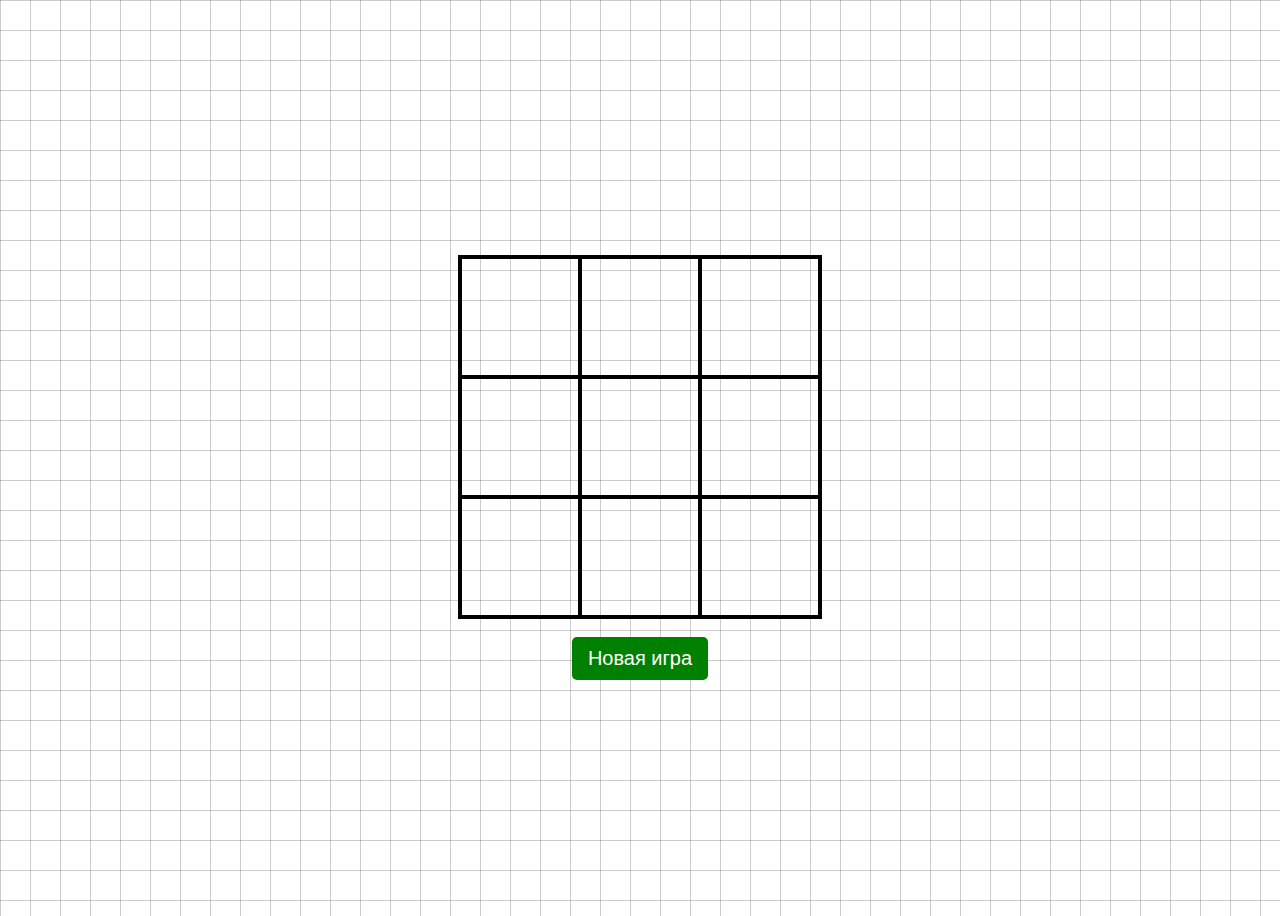
<file: lecture1/index.html>
<!DOCTYPE html>
<html lang="ru">

<head>
    <meta charset="UTF-8">
    <meta name="viewport" content="width=device-width, initial-scale=1.0">
    <link rel="stylesheet" href="style.css">
    <title>Крестики-нолики</title>
</head>

<body>
    <div class="res"></div>
    <div class="game"> <!-- .game + enter - создаётся div с классом game -->
        <div class="field"> <!-- .field*9 создалось 9 div-ов с классом field -->
            <!-- <svg class="circle">  r - радиус; cx - смещение по оси x; cy - смещение по оси y; stroke - граница (рамка) 
                <circle r="45" cx="58" cy="58" 
                stroke="blue" stroke-width="10" 
                fill="none"/>
            </svg> -->
            <!-- <svg class="cross">
                <line class="first" 
                x1="15" y1="15"
                x2="105" y2="105"
                stroke="red"
                stroke-width="10" 
                stroke-linecap="round"/> stroke-linecap - скругляет концы линии

                <line class="second" 
                x1="105" y1="15"
                x2="15" y2="105"
                stroke="red"
                stroke-width="10" 
                stroke-linecap="round"/>
            </svg> -->
        </div>
        <div class="field"></div>
        <div class="field"></div>
        <div class="field"></div>
        <div class="field"></div>
        <div class="field"></div>
        <div class="field"></div>
        <div class="field"></div>
        <div class="field"></div>
    </div>
    <button class="new-game">Новая игра</button>
</body>
<script src="index.js"></script>
</html>
</file>
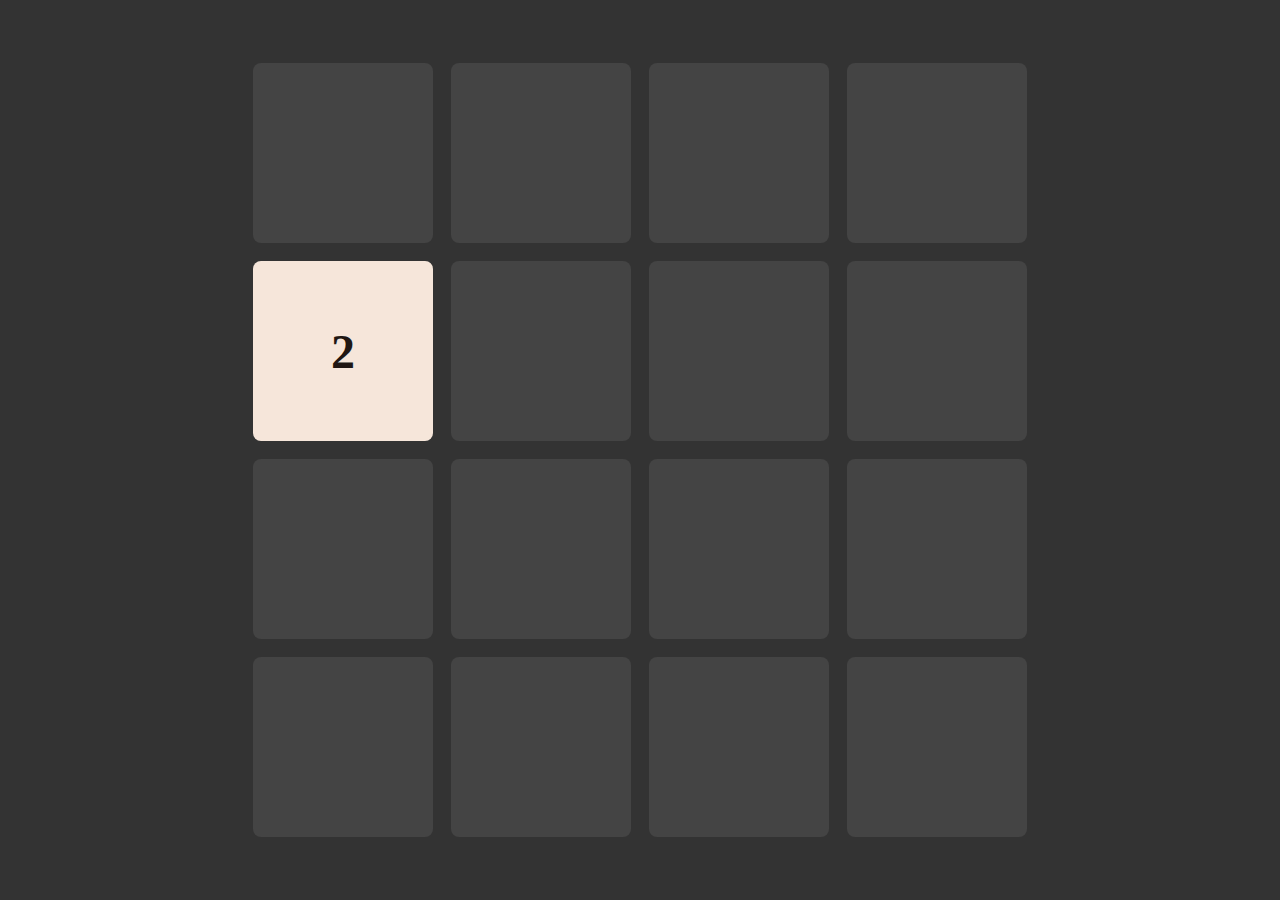
<file: lecture2/index.html>
<!DOCTYPE html>
<html lang="ru">

<head>
    <meta charset="UTF-8">
    <!-- <meta http-equiv="X-UA-Compatible" content="IE=edge"> -->
    <meta name="viewport" content="width=device-width, initial-scale=1.0">
    <link rel="stylesheet" href="style.css">
    <title>2048</title>
</head>

<body>
    <div class="game-board">

    </div>
</body>
<script defer src="app.js" type="module"></script>
<!-- type="module" нужен, чтобы мы могли импортировать, экспортировать js файл -->
</html>
</file>
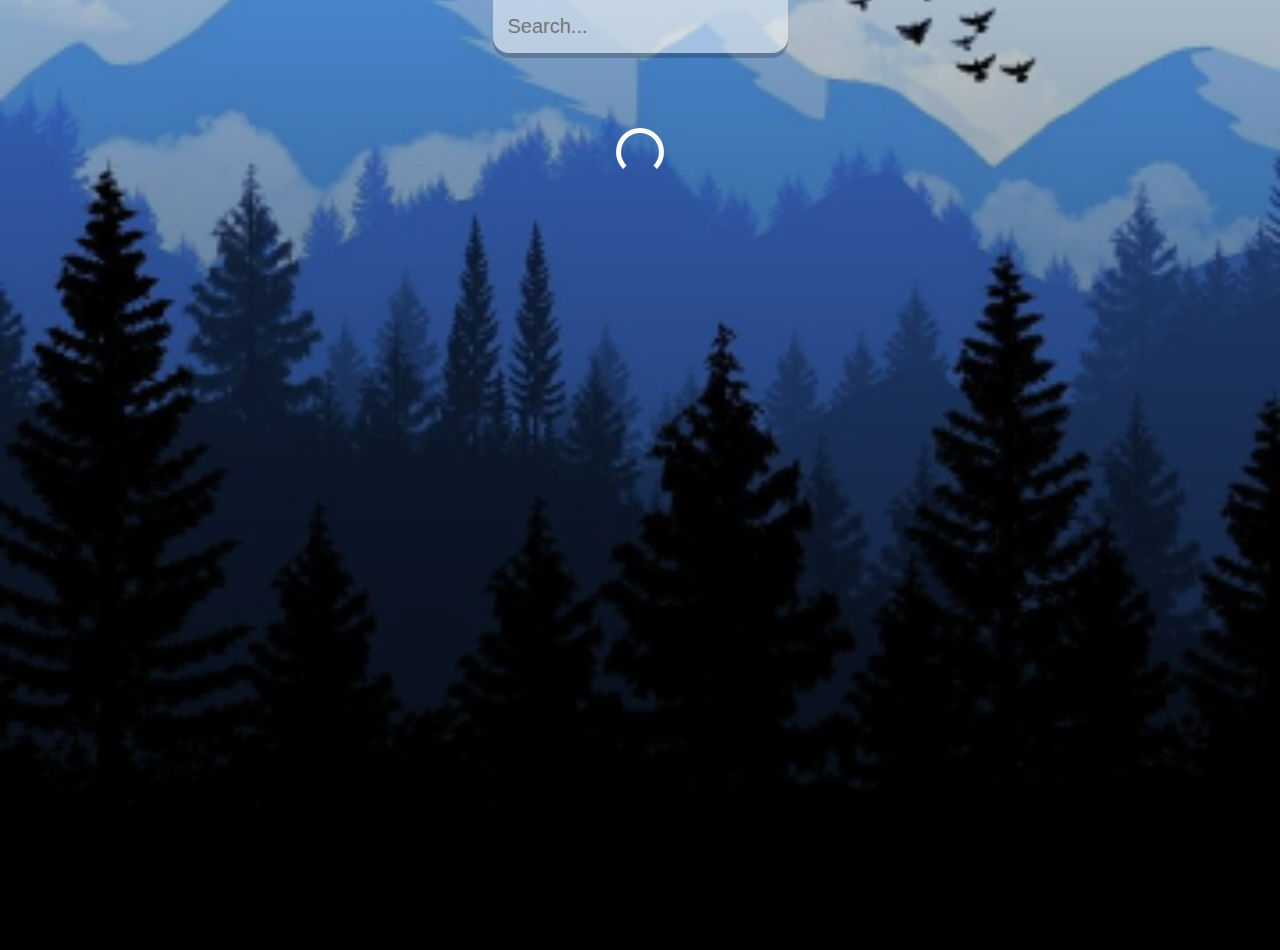
<file: lecture3/index.html>
<!DOCTYPE html>
<html lang="ru">
<head>
    <meta charset="UTF-8">
    <meta name="viewport" content="width=device-width, initial-scale=1.0">
    <link rel="stylesheet" href="style.css">
    <title>Weather</title>
</head>
<body>
    <div class="app">
        <main>
            <div class="search-box">
                <input type="text" placeholder="Search..." class="searchbar">
            </div>
            <div class="location-container">
            </div>
        </main>
    </div>
</body>
<script defer src="main.js"></script>
</html>
</file>
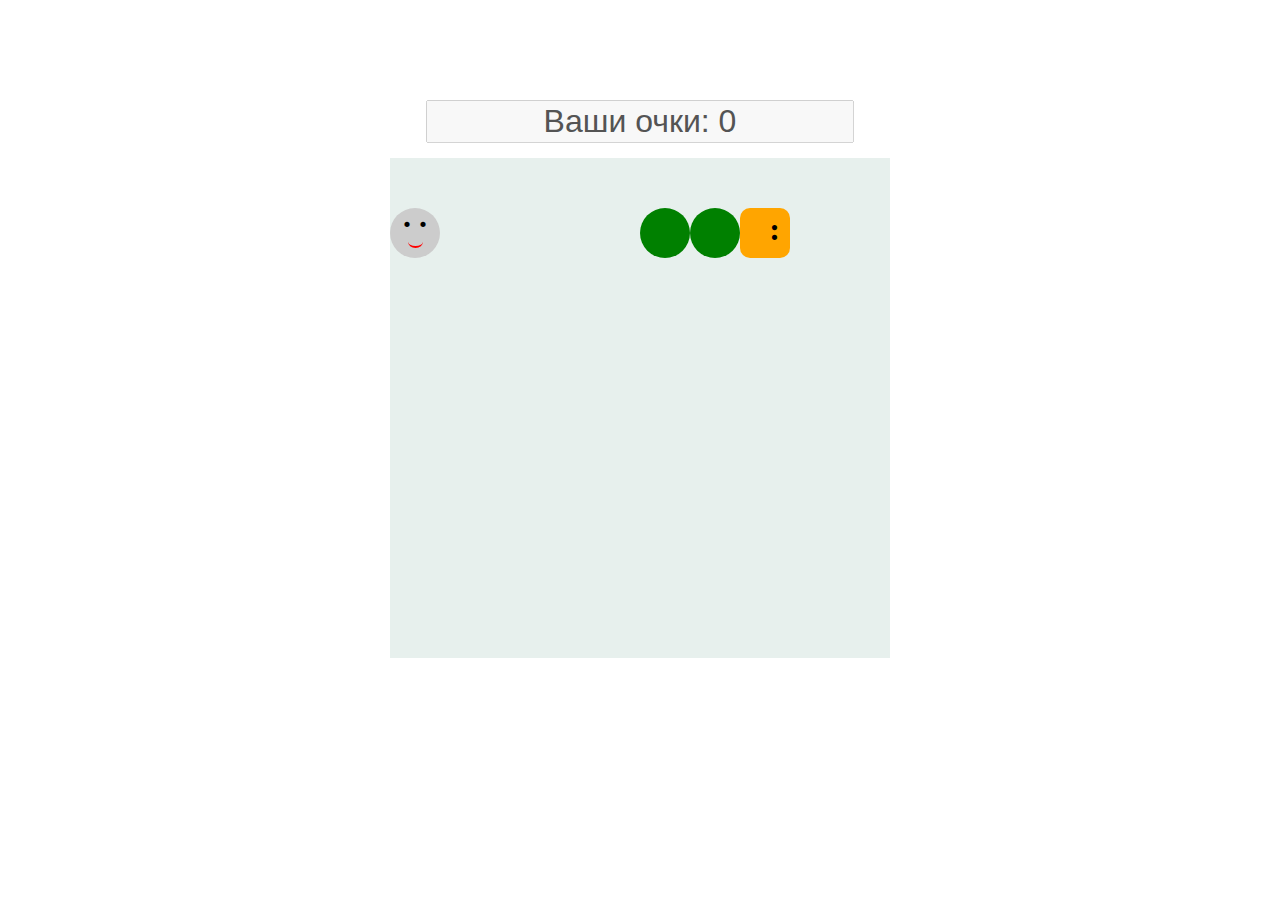
<file: lecture5/index.html>
<!DOCTYPE html>
<html lang="ru">
    <head>
        <meta charset="UTF-8" />
        <meta name="viewport" content="width=device-width, initial-scale=1.0" />
        <link rel="stylesheet" href="style.css" />
        <title>Змейка</title>
    </head>
    <body></body>
    <script src="script.js"></script>
</html>
</file>
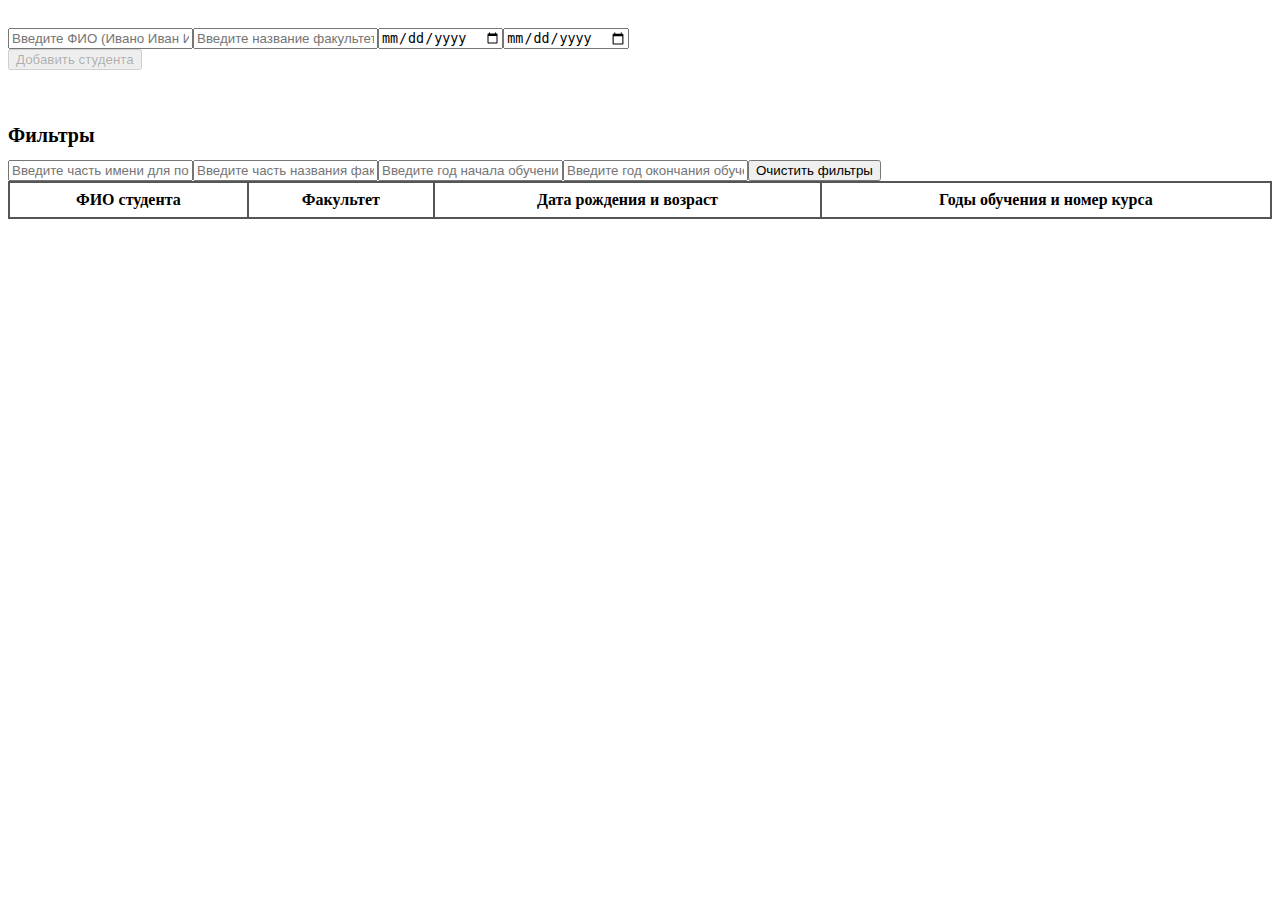
<file: module10/index.html>
<!DOCTYPE html>
<html lang="ru">
<head>
    <title>Таблица студентов</title>
    <meta charset="UTF-8">
    <meta name="viewport" content="width=device-width, initial-scale=1.0, strink-to-fit=no">
    <link
        rel="stylesheet" 
        href="https://cdn.jsdelivr.net/npm/bootstrap@4.5.3/dist/css/bootstrap.min.css" 
        integrity="sha384-TX8t27EcRE3e/ihU7zmQxVncDAy5uIKz4rEkgIXeMed4M0jlfIDPvg6uqKI2xXr2" 
        crossorigin="anonymous">
    <link rel="stylesheet" href="./index.css">
    <script defer src="./index.js"></script>
</head>
<body>
    <div id="input-form" class="input-form"></div>
    <div id="filter-form" class="filter-form">
        <h1>Фильтры</h1>
    </div>
    <div class="student-table">
        <table border="1">
            <thead>
                <tr>
                    <th class="data-sort">ФИО студента</th>
                    <th class="data-sort">Факультет</th>
                    <th class="data-sort">Дата рождения и возраст</th>
                    <th class="data-sort">Годы обучения и номер курса</th>
                </tr>
            </thead>
            <tbody id="table-body" class="table-body">

            </tbody>
        </table>
    </div>
</body>
</html>
</file>
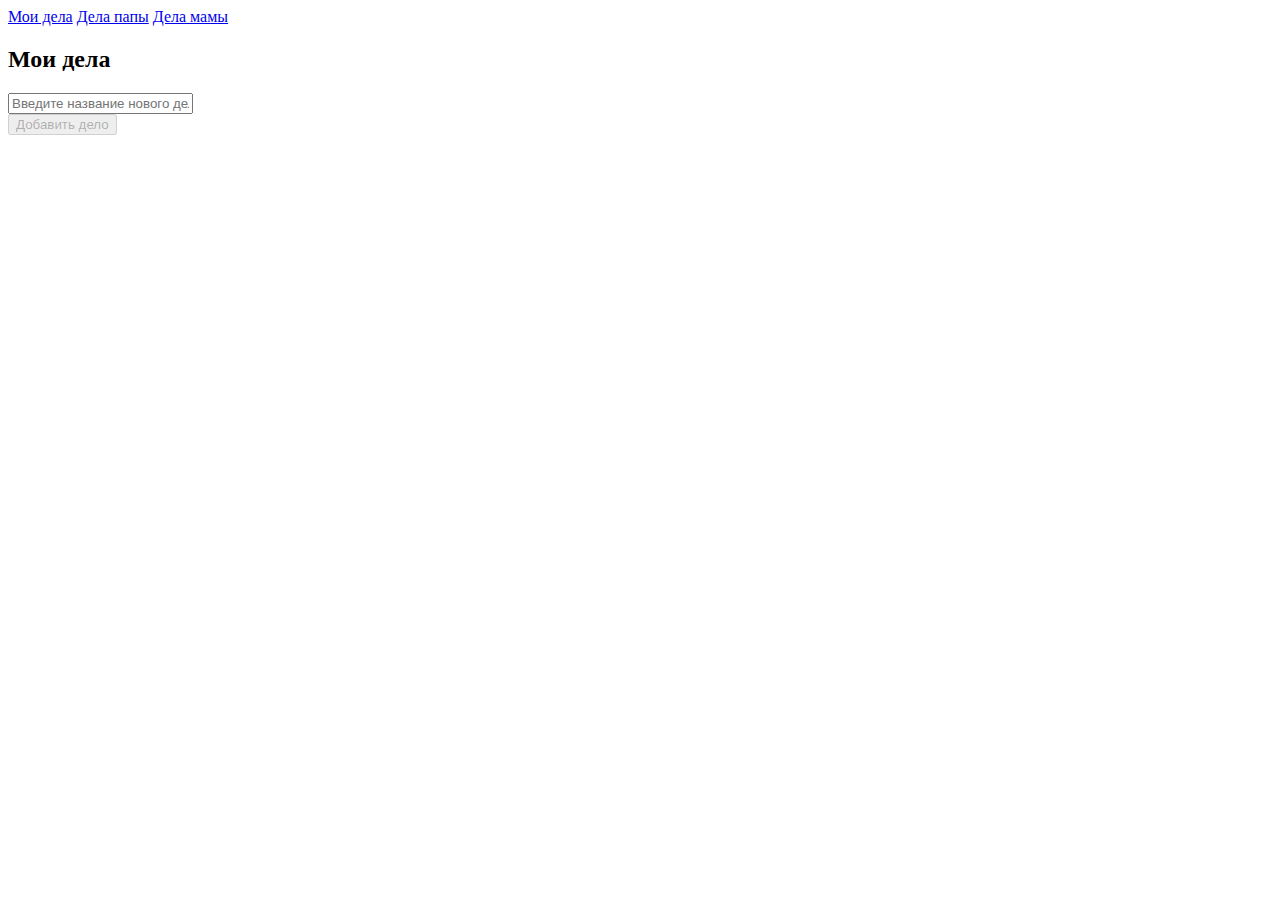
<file: module8/index.html>
<!DOCTYPE html>
<html lang="ru">
<head>
    <title>TODO</title>
    <meta charset="UTF-8">
    <meta name="viewport" content="width=device-width, initial-scale=1.0, strink-to-fit=no">
    <link
        rel="stylesheet" 
        href="https://cdn.jsdelivr.net/npm/bootstrap@4.5.3/dist/css/bootstrap.min.css" 
        integrity="sha384-TX8t27EcRE3e/ihU7zmQxVncDAy5uIKz4rEkgIXeMed4M0jlfIDPvg6uqKI2xXr2" 
        crossorigin="anonymous">
    <script defer src="./todo-app.js"></script>
    <script>
        document.addEventListener('DOMContentLoaded', function() {
            createTodoApp(document.getElementById('todo-app'), 'my', 'Мои дела');
        });
    </script>
</head>
<body>
    <div class="container mb-5">
        <nav class="nav">
            <a class="nav-link" href="index.html">Мои дела</a>
            <a class="nav-link" href="dad.html">Дела папы</a>
            <a class="nav-link" href="mom.html">Дела мамы</a>
        </nav>
    </div>
    <div id="todo-app" class="container"></div>
</body>
</html>
</file>
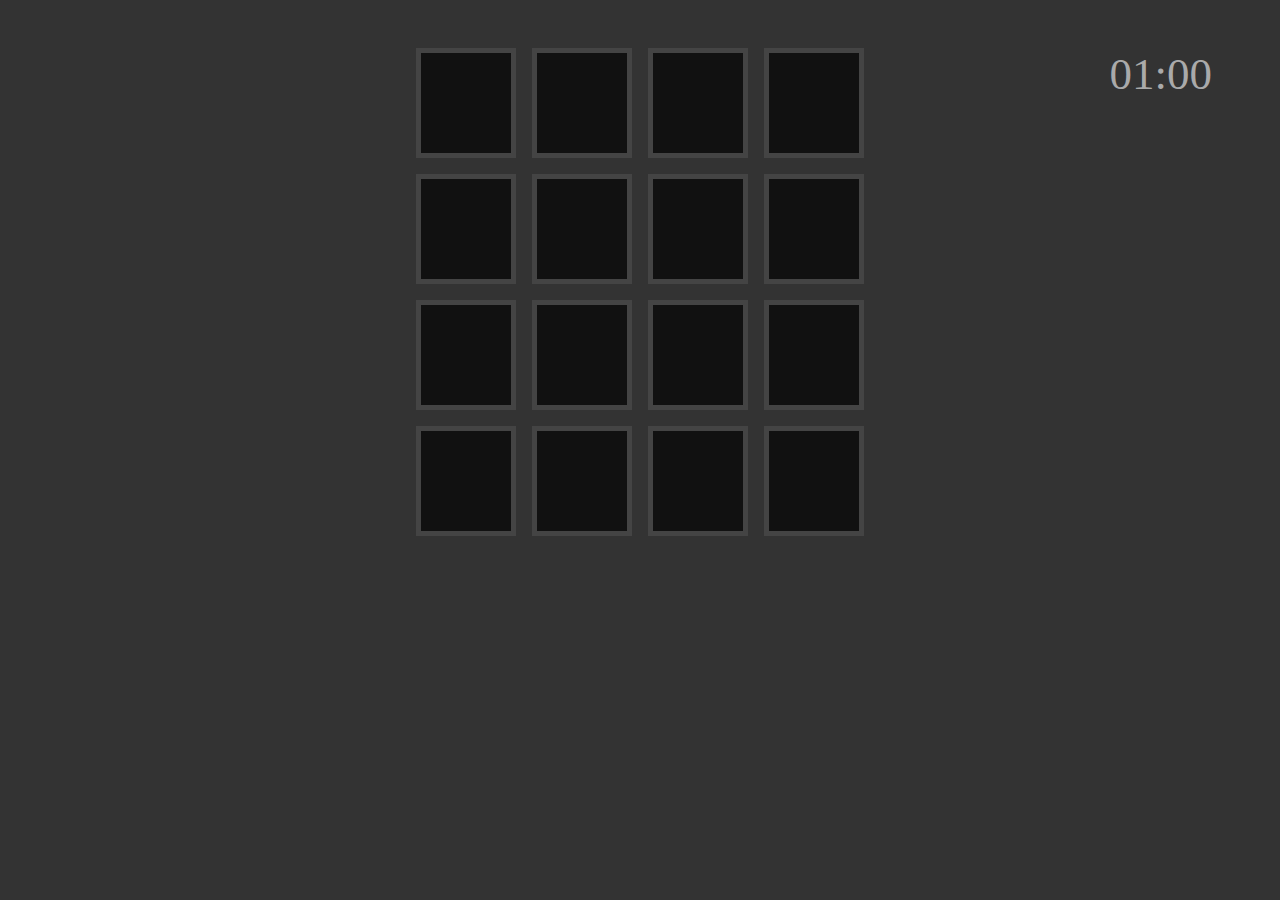
<file: module9/index.html>
<!DOCTYPE html>
<html lang="ru">
<head>
    <title>Найди пару</title>
    <meta charset="UTF-8">
    <meta name="viewport" content="width=device-width, initial-scale=1.0">
    <link rel="stylesheet" href="./index.css">
    <script defer src="./index.js"></script>
</head>
<body>
    <div class="cards"></div>
	<div class="button"></div>
    <div class="timer"></div>
</body>
</html>
</file>
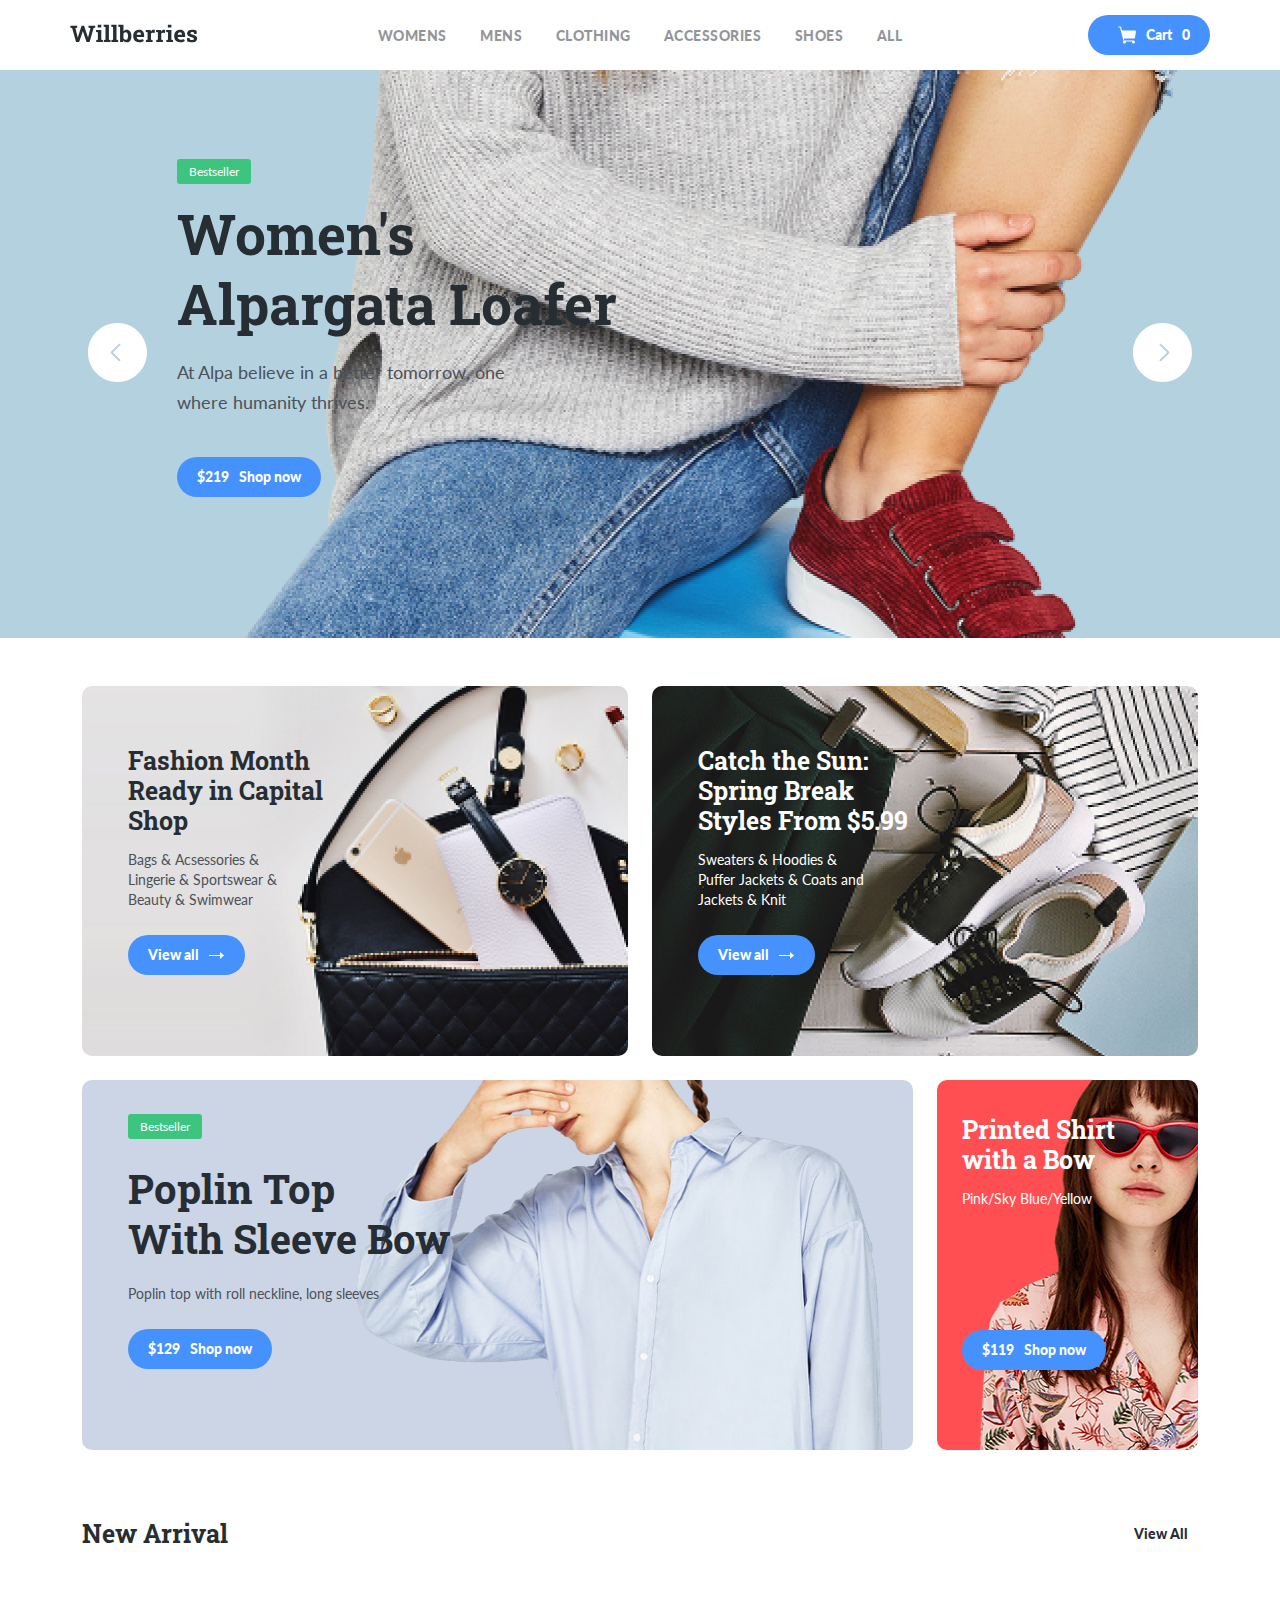
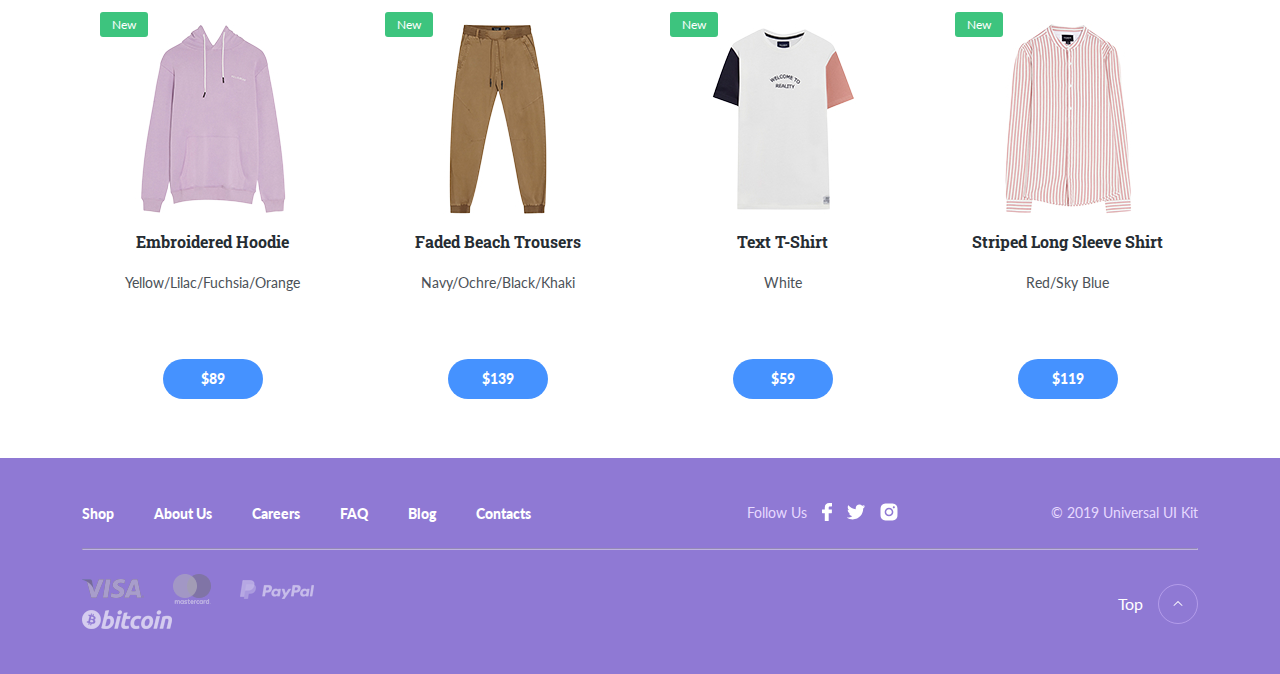
<file: lecture4/wilberries-main/index.html>
<!DOCTYPE html>
<html lang="en">
<head>
	<meta charset="UTF-8">
	<meta name="viewport" content="width=device-width, initial-scale=1.0">
	<title>Willberries</title>
	<link rel="preconnect" href="https://fonts.gstatic.com">
	<link rel="apple-touch-icon" sizes="180x180" href="favicon/apple-touch-icon.png">
	<link rel="icon" type="image/png" sizes="32x32" href="favicon/favicon-32x32.png">
	<link rel="icon" type="image/png" sizes="16x16" href="favicon/favicon-16x16.png">
	<link rel="mask-icon" href="favicon/safari-pinned-tab.svg" color="#5bbad5">
	<meta name="msapplication-TileColor" content="#da532c">
	<meta name="theme-color" content="#ffffff">
	<link href="https://fonts.googleapis.com/css2?family=Lato:wght@400;900&display=swap" rel="stylesheet">
	<link href="https://fonts.googleapis.com/css2?family=Roboto+Slab:wght@700&display=swap" rel="stylesheet">
	<link rel="stylesheet" href="css/bootstrap-grid.min.css">
	<link rel="stylesheet" href="css/swiper-bundle.min.css"/>
	<link rel="stylesheet" href="css/style.css">
</head>
<!-- class="show-goods" -->
<body id="body">
	<header class="container header px-4 px-md-0">
		<div class="row justify-content-between align-items-center">
			<div class="col-lg-2 col-6">
				<a href="#" class="logo-link">
					<img width="128" src="img/logo.svg" alt="logo: Willberries" class="logo-image">
				</a>
			</div>
			<div class="col-lg-6 d-none d-lg-block">
				<nav>
					<ul class="navigation d-flex justify-content-around">
						<li class="navigation-item">
							<a href="#" class="navigation-link" data-field="gender">Womens</a>
						</li>
						<li class="navigation-item">
							<a href="#" class="navigation-link" data-field="gender">Mens</a>
						</li>
						<li class="navigation-item">
							<a href="#" class="navigation-link" data-field="category">Clothing</a>
						</li>
						<li class="navigation-item">
							<a href="#" class="navigation-link" data-field="category">Accessories</a>
						</li>
						<li class="navigation-item">
							<a href="#" class="navigation-link" data-field="category">Shoes</a>
						</li>
						<li class="navigation-item">
							<a href="#" class="navigation-link" >All</a>
						</li>

					</ul>
				</nav>
			</div>
			<div class="col-lg-2 col-6 d-flex justify-content-end">
				<button class="button button-cart">
					<img class="button-icon" src="img/cart.svg" alt="icon: cart">
					<span class="button-text">Cart</span>
					<span class="button-text cart-count">0</span>
				</button>
			</div>
		</div>
		<!-- /.row -->
	</header>
	<section class="slider swiper-container">
		<div class="swiper-wrapper">
			<section class="slide slide-1 swiper-slide">
				<div class="container">
					<div class="row">
						<div class="col-lg-4 col-10 offset-lg-1">
							<span class="label">Bestseller</span>
							<h2 class="slide-title">Women's Alpargata Loafer</h2>
							<p class="slide-description">At Alpa believe in a better tomorrow, one where humanity thrives.</p>
							<button class="button add-to-cart" data-id="003">
								<span class="button-price">$219</span>
								<span class="button-text">Shop now</span>
							</button>
						</div>
						<!-- /.col-4 offset-lg-1 -->
					</div>
					<!-- /.row -->
				</div>
				<!-- /.container -->
			</section>
			<section class="slide slide-1 swiper-slide">
				<div class="container">
					<div class="row">
						<div class="col-lg-4 col-10 offset-lg-1">
							<span class="label">New</span>
							<h2 class="slide-title">Text T-Shirt</h2>
							<p class="slide-description">Women’s pearl basic knit sweater with a round neck. Available in several colours. Free shipping to stores.</p>
							<button class="button add-to-cart" data-id="004">
								<span class="button-price">$119</span>
								<span class="button-text">Shop now</span>
							</button>
						</div>
						<!-- /.col-4 offset-lg-1 -->
					</div>
					<!-- /.row -->
				</div>
				<!-- /.container -->
			</section>
			<section class="slide slide-1 swiper-slide">
				<div class="container">
					<div class="row">
						<div class="col-lg-4 col-10 offset-lg-1">
							<span class="label">Bestseller</span>
							<h2 class="slide-title">Sweater Choker Neck</h2>
							<p class="slide-description">Women’s pearl basic knit sweater with a round neck. Available in several colours. Free shipping to stores.</p>
							<button class="button add-to-cart" data-id="005">
								<span class="button-price">$319</span>
								<span class="button-text">Shop now</span>
							</button>
						</div>
						<!-- /.col-4 offset-lg-1 -->
					</div>
					<!-- /.row -->
				</div>
				<!-- /.container -->
			</section>
		</div>
		<!-- /.swiper-wrapper -->
		<div class="slider-nav">
			<div class="container">
				<div class="row justify-content-between">
					<div class="col-1">
						<button class="slider-button slider-button-prev">
							<img src="img/arrow-prev.svg" alt="icon: arrow-prev">
						</button>
					</div>
					<!-- /.col-1 -->
					<div class="col-1">
						<button class="slider-button slider-button-next">
							<img src="img/arrow-next.svg" alt="icon: arrow-prev">
						</button>
					</div>
					<!-- /.col-1 -->
				</div>
				<!-- /.row -->
			</div>
			<!-- /.container -->
		</div>
		<!-- /.slider-nav -->
	</section>
	<!-- /.slider -->
	<section class="special-offers container pt-5 pb-4">
		<div class="row mb-4">
			<div class="col-xl-6">
				<div class="card card-1 mb-4">
					<h3 class="card-title">Fashion Month Ready in Capital Shop</h3>
					<p class="card-text">Bags & Acsessories & Lingerie & Sportswear & Beauty & Swimwear</p>
					<button class="button">
						<span class="button-text">View all</span>
						<img src="img/arrow.svg" alt="icon: arrow" class="button-icon">
					</button>
				</div>
				<!-- /.card -->
			</div>
			<!-- /.col-6 -->
			<div class="col-xl-6">
				<div class="card card-2 mb-4">
					<h3 class="card-title text-light">Catch the Sun: Spring Break Styles From $5.99</h3>
					<p class="card-text text-light">Sweaters & Hoodies & Puffer Jackets & Coats and Jackets & Knit</p>
					<button class="button">
						<span class="button-text">View all</span>
						<img src="img/arrow.svg" alt="icon: arrow" class="button-icon">
					</button>
				</div>
				<!-- /.card -->
			</div>
			<!-- /.col-6 -->
			<div class="col-xl-9 col-lg-6 mb-4">
				<div class="card card-3">
					<span class="label">Bestseller</span>
					<h3 class="card-title large">Poplin Top <br>With Sleeve Bow</h3>
					<p class="card-text large">Poplin top with roll neckline, long sleeves</p>
					<button class="button add-to-cart" data-id="002">
						<span class="button-price">$129</span>
						<span class="button-text">Shop now</span>
					</button>
				</div>
				<!-- /.card -->
			</div>
			<!-- /.col-9 -->
			<div class="col-xl-3 col-lg-6">
				<div class="card card-4">
					<h3 class="card-title text-light mw-160">Printed Shirt with a Bow</h3>
					<p class="card-text text-light">Pink/Sky Blue/Yellow</p>
					<button class="button add-to-cart button-four" data-id="009">
						<span class="button-price">$119</span>
						<span class="button-text">Shop now</span>
					</button>
				</div>
				<!-- /.card -->
			</div>
			<!-- /.col-3 -->
		</div>
		<!-- /.row -->
		<div class="row align-items-center mb-4">
			<div class="col-9">
				<h2 class="section-title">New Arrival</h2>
			</div>
			<!-- /.col-9 -->
			<div class="col-3 d-flex justify-content-end">
				<a href="#" class="more">View All</a>
			</div>
			<!-- /.col-3 -->
		</div>
		<!-- /.row -->
		<div class="short-goods row">
			<div class="col-lg-3 col-sm-6">
				<div class="goods-card">
					<span class="label">New</span>
					<!-- /.label --><img src="img/image-119.jpg" alt="image: Hoodie" class="goods-image">
					<h3 class="goods-title">Embroidered Hoodie</h3>
					<!-- /.goods-title -->
					<p class="goods-description">Yellow/Lilac/Fuchsia/Orange</p>
					<!-- /.goods-description -->
					<!-- /.goods-price -->
					<button class="button goods-card-btn add-to-cart" data-id="012">
						<span class="button-price">$89</span>
					</button>
				</div>
				<!-- /.goods-card -->
			</div>
			<!-- /.col-3 -->
			<div class="col-lg-3 col-sm-6">
				<div class="goods-card">
					<span class="label">New</span>
					<!-- /.label --><img src="img/image-120.jpg" alt="image: Faded Beach Trousers" class="goods-image">
					<h3 class="goods-title">Faded Beach Trousers</h3>
					<!-- /.goods-title -->
					<p class="goods-description">Navy/Ochre/Black/Khaki</p>
					<!-- /.goods-description -->
					<button class="button goods-card-btn add-to-cart" data-id="011">
						<span class="button-price">$139</span>
					</button>
					<!-- /.goods-price -->
				</div>
				<!-- /.goods-card -->
			</div>
			<!-- /.col-3 -->
			<div class="col-lg-3 col-sm-6">
				<div class="goods-card">
					<span class="label">New</span>
					<!-- /.label --><img src="img/image-121.jpg" alt="image: Text T-Shirt" class="goods-image">
					<h3 class="goods-title">Text T-Shirt</h3>
					<!-- /.goods-title -->
					<p class="goods-description">White</p>
					<!-- /.goods-description -->
					<button class="button goods-card-btn add-to-cart" data-id="010">
						<span class="button-price">$59</span>
					</button>
					<!-- /.goods-price -->
				</div>
				<!-- /.goods-card -->
			</div>
			<!-- /.col-3 -->
			<div class="col-lg-3 col-sm-6">
				<div class="goods-card">
					<span class="label">New</span>
					<!-- /.label --><img src="img/image-122.jpg" alt="image: Striped Long Sleeve Shirt" class="goods-image">
					<h3 class="goods-title">Striped Long Sleeve Shirt</h3>
					<!-- /.goods-title -->
					<p class="goods-description">Red/Sky Blue</p>
					<!-- /.goods-description -->
					<button class="button goods-card-btn add-to-cart" data-id="001">
						<span class="button-price">$119</span>
					</button>
					<!-- /.goods-price -->
				</div>
				<!-- /.goods-card -->
			</div>
			<!-- /.col-3 -->
		</div>
		<!-- /.row -->
	</section>
	<!-- /.container -->
	<section class="long-goods">
		<div class="container">
			<div class="row align-items-center mb-4">
				<div class="col-12">
					<h2 class="section-title">Category</h2>
				</div>
				<!-- /.col-12 -->
			</div>
			<div class="row long-goods-list">
				<div class="col-lg-3 col-sm-6">
					<div class="goods-card">
						<span class="label">New</span>
						<!-- /.label --><img src="img/image-119.jpg" alt="image: Hoodie" class="goods-image">
						<h3 class="goods-title">Embroidered Hoodie</h3>
						<!-- /.goods-title -->
						<p class="goods-description">Yellow/Lilac/Fuchsia/Orange</p>
						<!-- /.goods-description -->
						<!-- /.goods-price -->
						<button class="button goods-card-btn add-to-cart" data-id="007">
							<span class="button-price">$89</span>
						</button>
					</div>
					<!-- /.goods-card -->
				</div>
				<!-- /.col-3 -->
				<div class="col-lg-3 col-sm-6">
					<div class="goods-card">
						<span class="label">New</span>
						<!-- /.label --><img src="img/image-120.jpg" alt="image: Faded Beach Trousers" class="goods-image">
						<h3 class="goods-title">Faded Beach Trousers</h3>
						<!-- /.goods-title -->
						<p class="goods-description">Navy/Ochre/Black/Khaki</p>
						<!-- /.goods-description -->
						<button class="button goods-card-btn add-to-cart" data-id="007">
							<span class="button-price">$139</span>
						</button>
						<!-- /.goods-price -->
					</div>
					<!-- /.goods-card -->
				</div>
				<!-- /.col-3 -->
				<div class="col-lg-3 col-sm-6">
					<div class="goods-card">
						<span class="label">New</span>
						<!-- /.label --><img src="img/image-121.jpg" alt="image: Text T-Shirt" class="goods-image">
						<h3 class="goods-title">Text T-Shirt</h3>
						<!-- /.goods-title -->
						<p class="goods-description">White</p>
						<!-- /.goods-description -->
						<button class="button goods-card-btn add-to-cart" data-id="007">
							<span class="button-price">$59</span>
						</button>
						<!-- /.goods-price -->
					</div>
					<!-- /.goods-card -->
				</div>
				<!-- /.col-3 -->
				<div class="col-lg-3 col-sm-6">
					<div class="goods-card">
						<span class="label">New</span>
						<!-- /.label --><img src="img/image-122.jpg" alt="image: Striped Long Sleeve Shirt" class="goods-image">
						<h3 class="goods-title">Striped Long Sleeve Shirt</h3>
						<!-- /.goods-title -->
						<p class="goods-description">Red/Sky Blue</p>
						<!-- /.goods-description -->
						<button class="button goods-card-btn add-to-cart" data-id="001">
							<span class="button-price">$119</span>
						</button>
						<!-- /.goods-price -->
					</div>
					<!-- /.goods-card -->
				</div>
				<!-- /.col-3 -->
				<div class="col-lg-3 col-sm-6">
					<div class="goods-card">
						<span class="label">New</span>
						<!-- /.label --><img src="img/image-119.jpg" alt="image: Hoodie" class="goods-image">
						<h3 class="goods-title">Embroidered Hoodie</h3>
						<!-- /.goods-title -->
						<p class="goods-description">Yellow/Lilac/Fuchsia/Orange</p>
						<!-- /.goods-description -->
						<!-- /.goods-price -->
						<button class="button goods-card-btn add-to-cart" data-id="007">
							<span class="button-price">$89</span>
						</button>
					</div>
					<!-- /.goods-card -->
				</div>
				<!-- /.col-3 -->
				<div class="col-lg-3 col-sm-6">
					<div class="goods-card">
						<span class="label">New</span>
						<!-- /.label --><img src="img/image-120.jpg" alt="image: Faded Beach Trousers" class="goods-image">
						<h3 class="goods-title">Faded Beach Trousers</h3>
						<!-- /.goods-title -->
						<p class="goods-description">Navy/Ochre/Black/Khaki</p>
						<!-- /.goods-description -->
						<button class="button goods-card-btn add-to-cart" data-id="007">
							<span class="button-price">$139</span>
						</button>
						<!-- /.goods-price -->
					</div>
					<!-- /.goods-card -->
				</div>
				<!-- /.col-3 -->
				<div class="col-lg-3 col-sm-6">
					<div class="goods-card">
						<span class="label">New</span>
						<!-- /.label --><img src="img/image-121.jpg" alt="image: Text T-Shirt" class="goods-image">
						<h3 class="goods-title">Text T-Shirt</h3>
						<!-- /.goods-title -->
						<p class="goods-description">White</p>
						<!-- /.goods-description -->
						<button class="button goods-card-btn add-to-cart" data-id="007">
							<span class="button-price">$59</span>
						</button>
						<!-- /.goods-price -->
					</div>
					<!-- /.goods-card -->
				</div>
				<!-- /.col-3 -->
				<div class="col-lg-3 col-sm-6">
					<div class="goods-card">
						<span class="label">New</span>
						<!-- /.label --><img src="img/image-122.jpg" alt="image: Striped Long Sleeve Shirt" class="goods-image">
						<h3 class="goods-title">Striped Long Sleeve Shirt</h3>
						<!-- /.goods-title -->
						<p class="goods-description">Red/Sky Blue</p>
						<!-- /.goods-description -->
						<button class="button goods-card-btn add-to-cart" data-id="001">
							<span class="button-price">$119</span>
						</button>
						<!-- /.goods-price -->
					</div>
					<!-- /.goods-card -->
				</div>
				<!-- /.col-3 -->
				<div class="col-lg-3 col-sm-6">
					<div class="goods-card">
						<span class="label">New</span>
						<!-- /.label --><img src="img/image-119.jpg" alt="image: Hoodie" class="goods-image">
						<h3 class="goods-title">Embroidered Hoodie</h3>
						<!-- /.goods-title -->
						<p class="goods-description">Yellow/Lilac/Fuchsia/Orange</p>
						<!-- /.goods-description -->
						<!-- /.goods-price -->
						<button class="button goods-card-btn add-to-cart" data-id="007">
							<span class="button-price">$89</span>
						</button>
					</div>
					<!-- /.goods-card -->
				</div>
				<!-- /.col-3 -->
				<div class="col-lg-3 col-sm-6">
					<div class="goods-card">
						<span class="label">New</span>
						<!-- /.label --><img src="img/image-120.jpg" alt="image: Faded Beach Trousers" class="goods-image">
						<h3 class="goods-title">Faded Beach Trousers</h3>
						<!-- /.goods-title -->
						<p class="goods-description">Navy/Ochre/Black/Khaki</p>
						<!-- /.goods-description -->
						<button class="button goods-card-btn add-to-cart" data-id="007">
							<span class="button-price">$139</span>
						</button>
						<!-- /.goods-price -->
					</div>
					<!-- /.goods-card -->
				</div>
				<!-- /.col-3 -->
				<div class="col-lg-3 col-sm-6">
					<div class="goods-card">
						<span class="label">New</span>
						<!-- /.label --><img src="img/image-121.jpg" alt="image: Text T-Shirt" class="goods-image">
						<h3 class="goods-title">Text T-Shirt</h3>
						<!-- /.goods-title -->
						<p class="goods-description">White</p>
						<!-- /.goods-description -->
						<button class="button goods-card-btn add-to-cart" data-id="007">
							<span class="button-price">$59</span>
						</button>
						<!-- /.goods-price -->
					</div>
					<!-- /.goods-card -->
				</div>
				<!-- /.col-3 -->
				<div class="col-lg-3 col-sm-6">
					<div class="goods-card">
						<span class="label">New</span>
						<!-- /.label --><img src="img/image-122.jpg" alt="image: Striped Long Sleeve Shirt" class="goods-image">
						<h3 class="goods-title">Striped Long Sleeve Shirt</h3>
						<!-- /.goods-title -->
						<p class="goods-description">Red/Sky Blue</p>
						<!-- /.goods-description -->
						<button class="button goods-card-btn add-to-cart" data-id="001">
							<span class="button-price">$119</span>
						</button>
						<!-- /.goods-price -->
					</div>
					<!-- /.goods-card -->
				</div>
				<!-- /.col-3 -->
			</div>
		</div>

	</section>
	<footer class="footer">
		<div class="container">
			<div class="row">
				<div class="col-xl-7 mb-4 mb-xl-0">
					<nav>
						<ul class="footer-menu d-sm-flex">
							<li class="footer-menu-item"><a href="#" class="footer-menu-link">Shop</a></li>
							<li class="footer-menu-item"><a href="#" class="footer-menu-link">About Us</a></li>
							<li class="footer-menu-item"><a href="#" class="footer-menu-link">Careers</a></li>
							<li class="footer-menu-item"><a href="#" class="footer-menu-link">FAQ </a></li>
							<li class="footer-menu-item"><a href="#" class="footer-menu-link">Blog</a></li>
							<li class="footer-menu-item"><a href="#" class="footer-menu-link">Contacts</a></li>
						</ul>
					</nav>
				</div>
				<!-- /.col-7 -->
				<div class="col-lg-3 d-flex align-items-center">
					<span class="footer-text">Follow Us</span>
					<span class="footer-social d-inline-flex align-items-center">
            <a href="#" class="social-link">
              <img src="img/Facebook.svg" alt="Facebook">
            </a>
            <a href="#" class="social-link">
              <img src="img/Twitter.svg" alt="Twitter">
            </a>
            <a href="#" class="social-link">
              <img src="img/Instagram.svg" alt="Instagram">
            </a>
          </span>
				</div>
				<!-- /.col-3 -->
				<div class="col-xl-2 col-lg-3 d-flex justify-content-lg-end mt-4 mt-lg-0">
					<span class="footer-text">© 2019 Universal UI Kit</span>
				</div>
				<!-- /.col-2 -->
			</div>
			<!-- /.row -->
			<hr class="footer-line mt-4 mb-4">
			<div class="row justify-content-between">
				<div class="col-lg-4 col-sm-9">
					<img class="payment-logo" src="img/visa.png" alt="visa logo">
					<img class="payment-logo" src="img/master-card.png" alt="master card logo">
					<img class="payment-logo" src="img/paypal.png" alt="paypal logo ">
					<img class="payment-logo" src="img/bitcoin.png" alt="bitcoin logo">
				</div>
				<!-- /.col-4 -->
				<div class="col-lg-2 col-sm-1 d-flex justify-content-end">
					<a href="#body" class="scroll-link top-link d-flex align-items-center">
						<span class="top-link-text">Top</span>
						<img src="img/top.svg" alt="icon: arrow top">
					</a>
				</div>
				<!-- /.col-2 -->
			</div>
			<!-- /.row -->
		</div>
		<!-- /.container -->
	</footer>
	<div class="overlay" id="modal-cart">
		<div class="modal">
			<header class="modal-header">
				<h2 class="modal-title">Cart</h2>
				<button class="modal-close">x</button>
			</header>
			<table class="cart-table">
				<colgroup>
					<col class="col-goods">
					<col class="col-price">
					<col class="col-minus">
					<col class="col-qty">
					<col class="col-plus">
					<col class="col-total-price">
					<col class="col-delete">
				</colgroup>
				<thead>
				<tr>
					<th>Good(s)</th>
					<th>Price</th>
					<th colspan="3">Qty.</th>
					<th colspan="2">Total</th>
				</tr>
				</thead>
				<tbody class="cart-table__goods">
				



				</tbody>
				<tfoot>
				<tr>
					<th colspan="5">Total:</th>
					<th class="card-table__total" colspan="2"></th>
				</tr>

				</tfoot>
			</table>
			<form class="modal-form" action="">
				<input class="modal-input" type="text" placeholder="Имя" name="nameCustomer">
				<input class="modal-input" type="text" placeholder="Телефон" name="phoneCustomer">
				<button class="button cart-buy">
					<span class="button-text">Checkout</span>
				</button>
			</form>
		</div>
	</div>
	<script src="js/swiper-bundle.min.js"></script>
	<script src="js/main.js"></script>
</body>
</html>
</file>
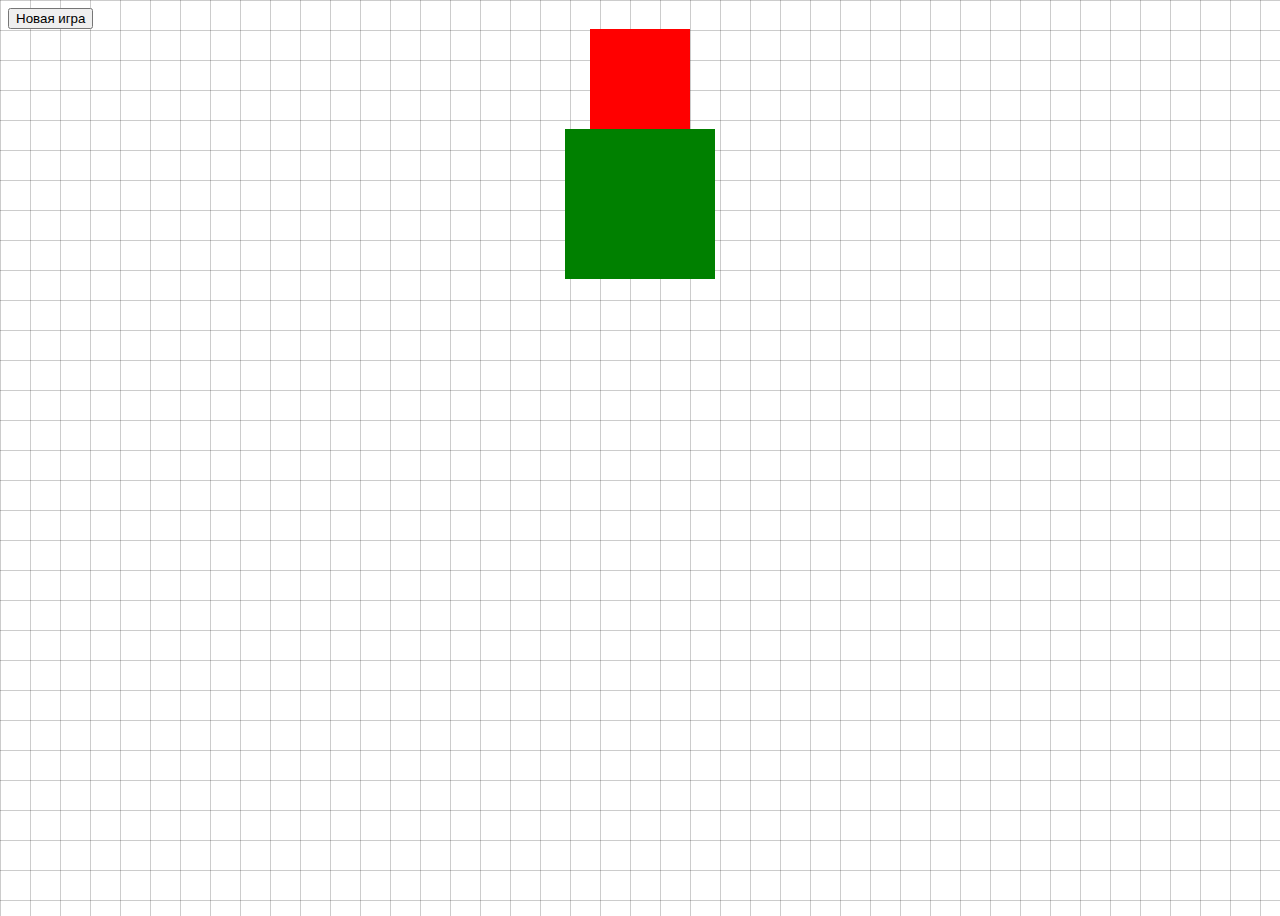
<file: lecture1/index-flex.html>
<!DOCTYPE html>
<html lang="ru">

<head>
    <meta charset="UTF-8">
    <meta name="viewport" content="width=device-width, initial-scale=1.0">
    <link rel="stylesheet" href="style-flex.css">
    <title>Крестики-нолики</title>
</head>

<body>
    <div class="res"></div>
    <div class="game">
        <div class="field"></div>
        <div class="field"></div>
        <div class="field"></div>
        <div class="field"></div>
        <div class="field"></div>
        <div class="field"></div>
        <div class="field"></div>
        <div class="field"></div>
        <div class="field"></div>
    </div>
    <button class="new-game">Новая игра</button>
    <div class="container">
        <div class="d1"></div>
        <div class="d2"></div>
    </div>
</body>
</html>
</file>
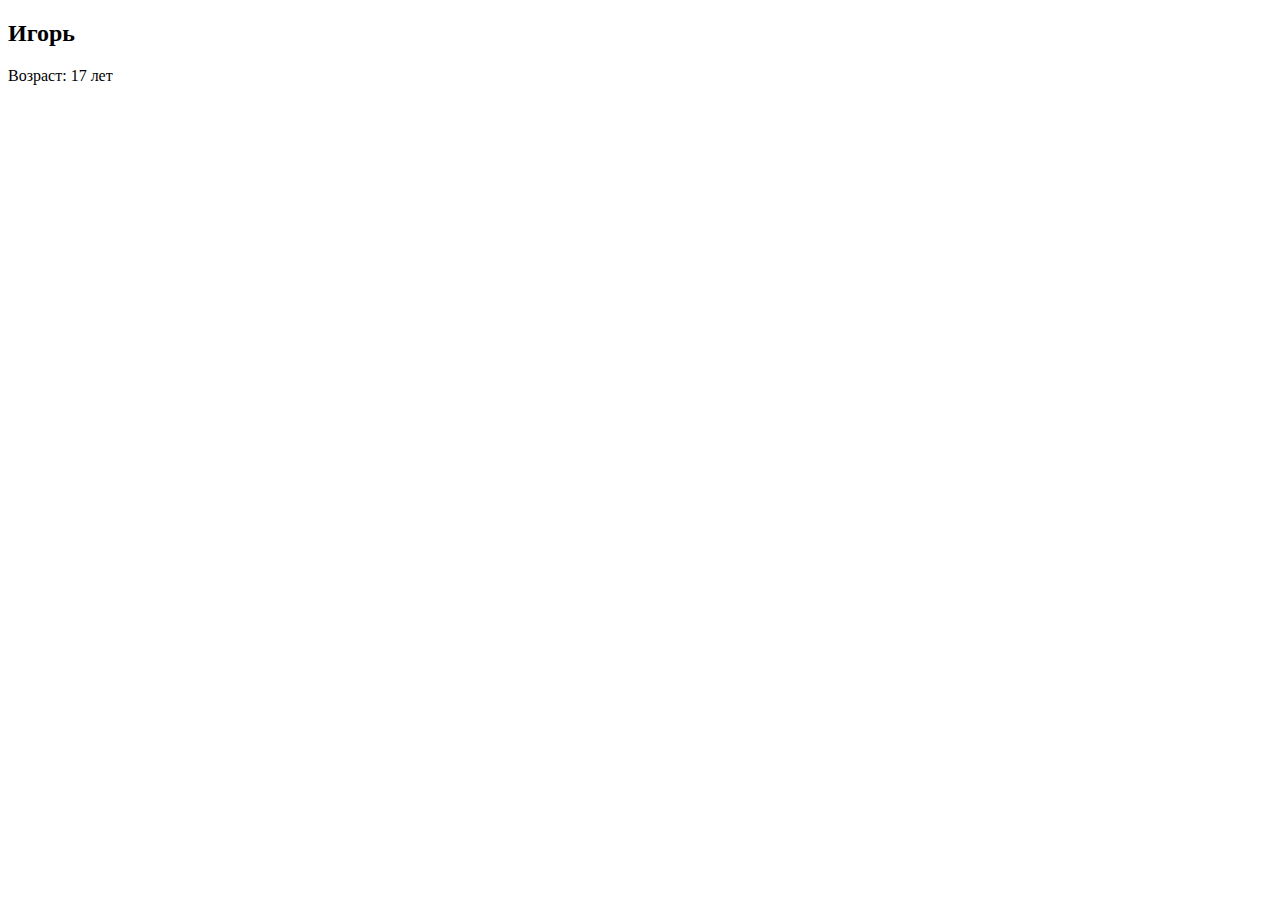
<file: module7/task_1.html>
<!DOCTYPE html>
<html lang="en">
<head>
    <title>task_1</title>
    <meta charset="UTF-8">
    <meta name="viewport" content="width=device-width, initial-scale=1.0">
    <script defer src="./task_1.js"></script>
</head>
<body>
    
</body>
</html>
</file>
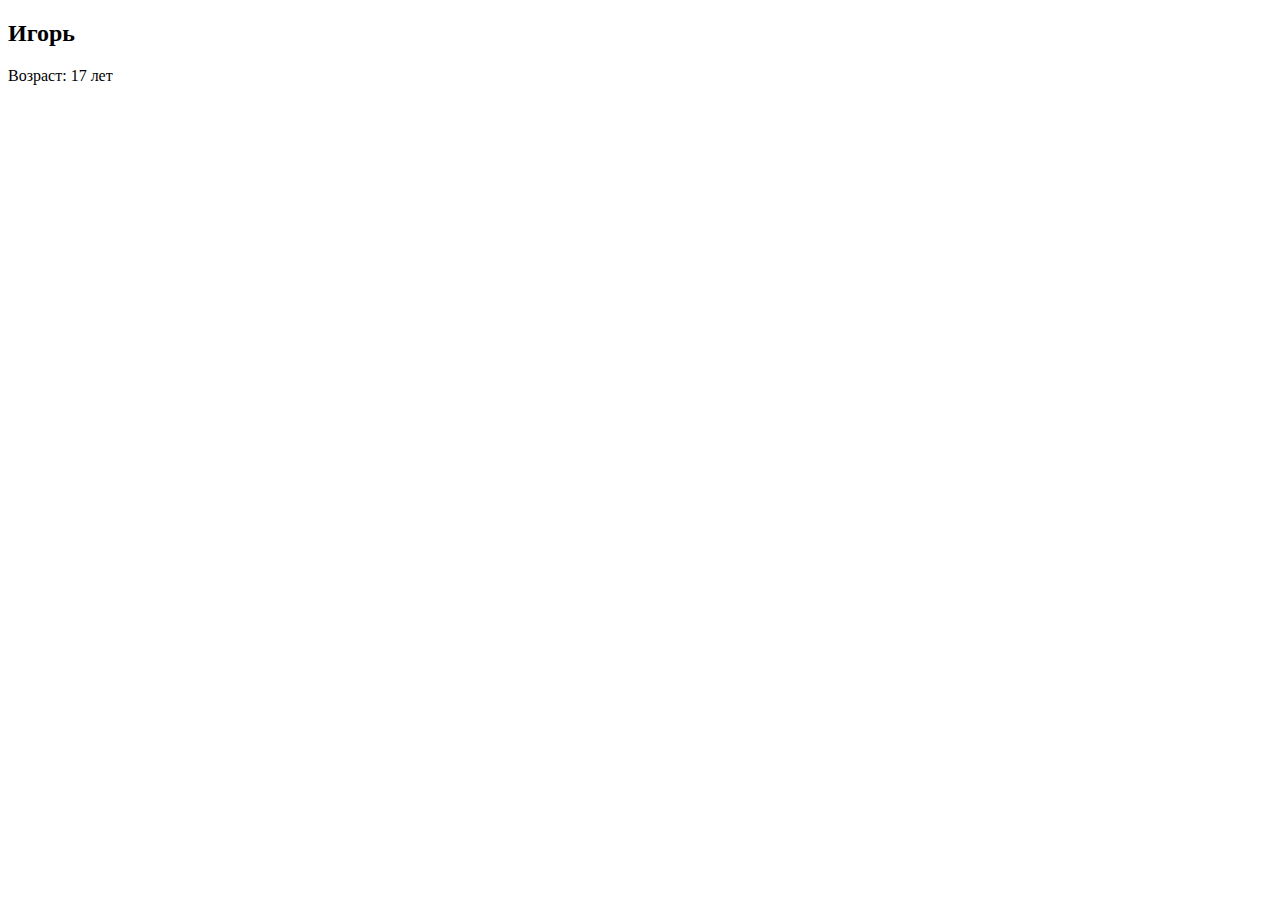
<file: module7/task_2.html>
<!DOCTYPE html>
<html lang="en">
<head>
    <title>task_1</title>
    <meta charset="UTF-8">
    <meta name="viewport" content="width=device-width, initial-scale=1.0">
    <script defer src="./task_2.js"></script>
</head>
<body>
    
</body>
</html>
</file>
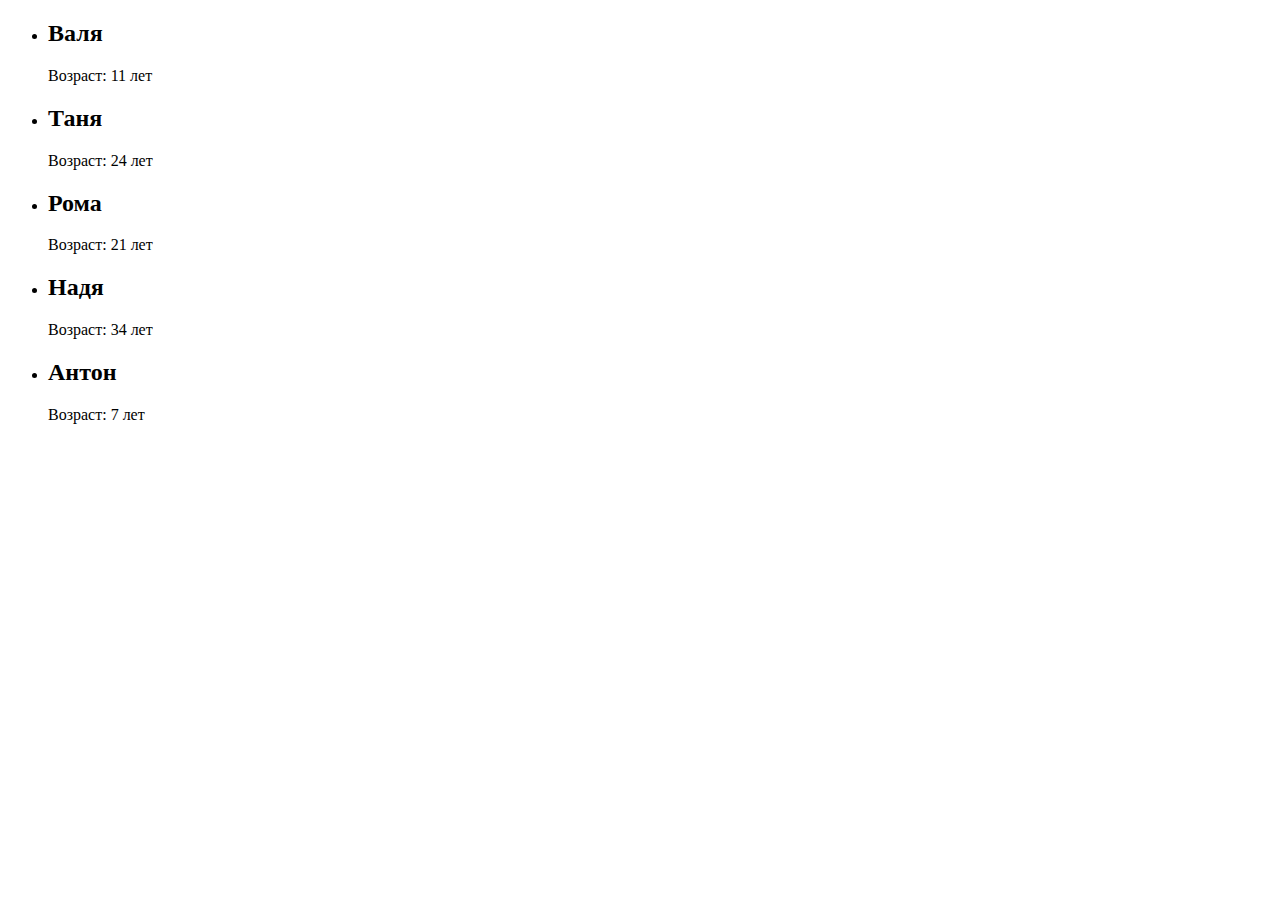
<file: module7/task_3.html>
<!DOCTYPE html>
<html lang="en">
<head>
    <title>task_1</title>
    <meta charset="UTF-8">
    <meta name="viewport" content="width=device-width, initial-scale=1.0">
    <script defer src="./task_3.js"></script>
</head>
<body>
    
</body>
</html>
</file>
<file: lecture1/style.css>
* {
    box-sizing: border-box;
    /* указывает браузеру учитывать любые границы и отступы в указанной ширине и высоте объекта,
       то есть, например, мы указали width 100 и padding 20 => ширина объекта равна 60,
       а границы слева и справа по 20 */
}

body {
    height: 100vh;
    /* vh - высота экрана пользователя (в нашем случае 100% высоты экрана пользователя)*/
    display: flex;
    flex-direction: column;
    justify-content: center;
    align-items: center;
    background: linear-gradient(rgba(0, 0, 0, 0.4), transparent 1px),
        linear-gradient(90deg, rgba(0, 0, 0, 0.4), transparent 1px);
    /* реализация тетрадного листка */
    background-size: 30px 30px;
    /* ширина и высота клеточек */
    row-gap: 20px;
}

.res {
    color: green;
    font-weight: bold;
    font-size: 40px;
    /* правильнее в rem или em. 1 rem = 16px*/
    font-family: 'Gill Sans', 'Gill Sans MT', Calibri, 'Trebuchet MS', sans-serif;
}

.game {
    width: 360px;
    height: 360px;
    display: flex;
    flex-wrap: wrap;
    outline: 2px solid #000;
}

.field {
    width: 120px;
    height: 120px;
    border: 2px solid #000;
    cursor: pointer;
}

.field.active {
    background: rgba(0, 255, 0, 0.5); /* подсветка выигрышной комбинации */
}

.new-game {
    border: None;
    color: #fff;
    background: green;
    padding: 10px 16px;
    font-size: 20px;
    border-radius: 5px;
    cursor: pointer;
}

.circle {
    width: 100%;
    height: 100%;
    stroke-dasharray: 283;
    /* stroke-dasharray - контролирует отрисовку штриха окружности (283 полная окружность) */
    stroke-dashoffset: 283;
    /* stroke-dashoffset - смещение вектора svg */
    animation: draw 0.6s forwards;
    /* анимация сработала и осталась в положении конца анимации */
}

.first, .second {
    stroke-dasharray: 128;
    stroke-dashoffset: 128;
}

.first {
    animation: draw 0.6s forwards;
}

.second {
    animation: draw 0.6s 0.6s forwards;
}

@keyframes draw {
    /* keyframes - объявление анимации; draw - анимация, которую объявляем */
    100% {
        stroke-dashoffset: 0;
    }
}
</file>
<file: lecture2/style.css>
* {
    box-sizing: border-box;
    margin: 0;
    padding: 0;
}

body {
    background-color: #333;
    display: flex;
    justify-content: center;
    align-items: center;
    height: 100vh;
}

.game-board {
    position: relative; /* придаём полю относительное позиционирование */
    display: grid; /* аналог flex */
    grid-template-columns: repeat(4, 20vmin);
    grid-template-rows: repeat(4, 20vmin);
    gap: 2vmin;
    border-radius: 8px;
}

.cell {
    background: #444;
    border-radius: 8px;
}

.tile {
    --x: 0; /* css переменные */
    --y: 0;

    position: absolute;
    top: calc(var(--y) * 22vmin); /* 20 высота + отступ 2 */
    left: calc(var(--x) * 22vmin);
    display: flex;
    justify-content: center;
    align-items: center;
    width: 20vmin;
    height: 20vmin;
    font-size: 3rem; /* 32 px */
    font-weight: bold;
    border-radius: 8px;
    background: hsl(25, 60%, var(--bgLightness)); /* отвечает за тон, насыщенность и яркость */
    color: hsl(20, 25%, var(--textLightness));
}
</file>
<file: lecture3/style.css>
* {
    margin: 0;
    padding: 0;
    block-size: border-box;
    color: #fff;
}

body {
    font-family: Arial, Helvetica, sans-serif;
}

.app {
    background-image: url('./assets/cold-bg.jpg');
    background-size: cover;
    /* cover - растягивает, сохраняя пропорции */
    background-position: bottom;

}

.app.warm {
    background-image: url('./assets/warm-bg.jpg');
}

main {
    height: 100vh;
    background: linear-gradient(to bottom, rgba(0, 0, 0, 0.2), rgba(0, 0, 0, 0.75));
    padding: 25px;
}

.search-box {
    width: 100%;
    margin: 0 auto 75px;
}

.searchbar {
    display: block;
    padding: 15px;
    border: none;
    outline: none;
    background: rgba(255, 255, 255, 0.5);
    border-radius: 0 0 16px 16px;
    margin: 0 auto;
    margin-top: -25px;
    box-shadow: 0px 5px rgba(0, 0, 0, 0.2);
    color: #313131;
    font-size: 20px;
}

.searchbar:focus {
    background: rgba(255, 255, 255, 0.5);
}

.location-box .location {
    color: #fff;
    font-size: 32px;
    font-weight: 500;
    text-align: center;
    text-shadow: 3px 3px rgba(50, 50, 70, 0.5);
}

.location-box .date {
    color: #fff;
    font-size: 20px;
    font-weight: 500;
    font-style: italic;
    text-align: center;
    text-shadow: 2px 2px rgba(50, 50, 70, 0.5);
}

.weather-box {
    text-align: center;
}

.weather-box .temp {
    margin-block: 30px;
    background-color: rgba(0, 0, 0, 0.2);
    border-radius: 16px;
    padding: 15px 25px;
    font-size: 102px;
    font-weight: 900;
    text-shadow: 3px 6px rgba(50, 50, 70, 0.5);
    box-shadow: 3px 6px rgba(50, 50, 70, 0.2);
}

.weather-box .weather {
    font-size: 48px;
    font-weight: 700;
    text-shadow: 3px 3px rgba(50, 50, 70, 0.5);

}

.loader {
    width: 48px;
    height: 48px;
    border: 5px solid #FFF;
    border-bottom-color: transparent;
    border-radius: 50%;
    display: block;
    box-sizing: border-box;
    margin: 0 auto;
    animation: rotation 1s linear infinite;
    }

    @keyframes rotation {
    0% {
        transform: rotate(0deg);
    }
    100% {
        transform: rotate(360deg);
    }
    }
</file>
<file: lecture5/style.css>
* {
    box-sizing: border-box;
}

body {
    display: flex;
    flex-direction: column;
    align-items: center;
    row-gap: 15px;
    margin: 100px;
}

.field {
    width: 500px;
    height: 500px;
    display: flex;
    flex-wrap: wrap;
    background: #e7f0ed;
}

.excel {
    width: 50px;
    height: 50px;
    padding: 5px;
}

.snake-body {
    background: green;
    border-radius: 50%;
}

.snake-head {
    background: orange;
    border-radius: 20%;
    position: relative;
}

.snake-head::before {
    content: ":";
    position: absolute;
    font-size: 2rem;
    font-weight: bold;
    line-height: 1;
    right: 10px;
}

.mouse {
    background: #ccc;
    border-radius: 50%;
    position: relative;
}

.mouse::before {
    content: ". .";
    position: absolute;
    font-size: 2rem;
    line-height: 0.5;
    font-weight: bold;
    top: 0;
    width: 80%;
    text-align: center;
}

.mouse::after {
    content: "";
    height: 10px;
    width: 30%;
    border-radius: 50%;
    border-bottom: 2px solid red;
    position: absolute;
    bottom: 10px;
    left: 35%;
}

input {
    font-size: 2rem;
    text-align: center;
}
</file>
<file: module10/index.css>
table {
    border-collapse: collapse;
    width: 100%;
    border: 2px solid #555555;
}

th, td {
    border: 2px solid #555555;
    padding: 8px;
}

.fullname {
    width: 25%;
}

.faculty {
    width: 35%;
}

.data-sort {
    cursor: pointer;
}

h1 {
    font-size: 20px;
}

.filter-form {
    padding-top: 40px;
}

.input-form {
    padding-top: 20px;
}
</file>
<file: module9/index.css>
body {
	background: #333333;
	margin: 0;
}

.cards {
	margin: 48px auto;
	width: max-content;
	display: grid;
	grid-template-columns: repeat(4, 100px);
	gap: 16px;
	box-sizing: border-box;
}

.card {
	height: 100px;
	background: #111111;
	border: 5px solid #444444;
	cursor: pointer;
	color: #AAAAAA;
	display: flex;
  	justify-content: center;
  	align-items: center;
	font-size: 40px;
}

button {
	position: absolute;
  	left: 50%;
	font-size: 20px;
	width: 210px;
	height: 70px;
	transform: translateX(-50%);
	background: #111111;
	border: 5px solid #444444;
	color: #AAAAAA;
	cursor: pointer;
}

.timer {
	color: #AAAAAA;
	font-size: 45px;
	white-space: pre-line;
	position: absolute;
	top: 0;
	right: 20px;
	margin: 48px;
  }
</file>
<file: lecture4/wilberries-main/css/style.css>
* {
    box-sizing: border-box;
}

body {
    margin: 0;
    font-family: 'Lato', sans-serif;
}

img {
    max-width: 100%;
    height: auto;
}

.header {
    padding: 15px 0;
}

.navigation {
    list-style: none;
    padding: 0;
    margin: 0;
}

.navigation-link {
    text-decoration: none;
    text-transform: uppercase;
    color: #939699;
    font-family: 'Lato', sans-serif;
    font-style: normal;
    font-weight: 900;
    font-size: 14px;
    line-height: 20px;
    letter-spacing: 0.5px;
}

button {
    cursor: pointer;
}

.button {
    padding: 10px 20px;
    background: #4592FF;
    border-radius: 20px;
    border: none;
    color: #fff;
    font-family: 'Lato',
    sans-serif;
    font-style: normal;
    font-weight: 900;
    font-size: 14px;
    line-height: 20px;
    display: flex;
    align-items: center;
}

.button-icon, .button-price {
    margin-right: 10px;
    
}

.button-icon {
    margin-left: 10px;
}

.button-icon:last-child {
    margin-right: 0;
    
}

.cart-count {
    margin-left: 10px;
}

.show-goods .slider,
.show-goods .special-offers {
    display: none;
}

.long-goods {
    display: none;
}

.show-goods .long-goods {
    display: block;
}

.slide {
    padding-top: 90px;
    padding-bottom: 110px;
    min-height: 568px;
}

.slide-1 {
    background: #B4D1E0 url('../img/slide-image-1.png') no-repeat top right 30%;
}

.slide-2 {
    background: #b9e0b4 url('../img/slide-image-1.png') no-repeat top right 30%;
}

.label {
    background-color: #3DC47E;
    border-radius: 3px;
    padding: 5px 12px;
    color: #fff;
    font-size: 12px;
    line-height: 15px;
}

.slide-title {
    color: #262D33;
    font-size: 55px;
    line-height: 70px;
    font-family: 'Roboto Slab',
    serif;
    margin-top: 20px;
    margin-bottom: 15px;
}

.slide-description {
    font-size: 18px;
    line-height: 30px;
    color: #4B5157;
    max-width: 335px;
    margin-bottom: 40px;
}

.slider {
    position: relative;
}

.slider-nav {
    position: absolute;
    top: 50%;
    width: 100%;
    transform: translateY(-50%);
    z-index: 9;
}

.slider-button {
    background-color: transparent;
    border: none;
    cursor: pointer;
}

.card {
    min-height: 370px;
    border-radius: 10px;
    padding-top: 60px;
    padding-left: 46px;
    padding-right: 46px;
    padding-bottom: 80px;
}

.card-1 {
    background: #E3E2E3 url('../img/card-image-1.jpg') no-repeat top right;
    background-size: cover;
}

.card-2 {
    background: #000 url('../img/card-image-2.jpg') no-repeat top right;
    background-size: cover;
}

.card-3 {
    padding-top: 35px;
    background: #CCD5E6 url('../img/card-image-3.png') no-repeat top right 10%;
    background-size: contain;
}

.card-4 {
    display: flex;
    flex-direction: column;
    align-items: flex-start;
    padding-top: 35px;
    padding-left: 25px;
    background: #FF4F52 url('../img/card-image-4.png') no-repeat top right;
    background-size: contain;
}

.goods-card-btn {
    display: block;
    width: 100px;
    margin: auto auto 0;
}

.goods-card-btn .button-price{
    margin: 0;
}

.card-title {
    color: #262D33;
    font-size: 25px;
    line-height: 30px;
    font-family: 'Roboto Slab',
    serif;
    max-width: 222px;
    margin: 0;
}

.card-title.large {
    max-width: 420px;
    font-size: 40px;
    line-height: 50px;
    margin-top: 30px;
    margin-bottom: 20px;
}

.card-text {
    max-width: 176px;
    color: #4B5157;
    font-size: 14px;
    line-height: 20px;
    margin-bottom: 25px;
}

.card-text.large {
    max-width: 320px;

}

.card-price {
    color: #ffffff;
    font-size: 14px;
    line-height: 20px;
    font-weight: 900;
}

.text-light {
    color: #fff
}

.section-title {
    font-family: 'Roboto Slab',
    serif;
    font-size: 25px;
    line-height: 30px;
    color: #262D33;
}

.more {
    text-decoration: none;
    color: #262D33;
    font-weight: 900;
    font-size: 14px;
    line-height: 20px;
    padding: 10px;
}

.goods-card {
    display: flex;
    flex-direction: column;
    position: relative;
    text-align: center;
    padding: 30px 35px 35px;
    min-height: 440px;
}

.goods-card .label {
    position: absolute;
    left: 18px;
    top: 18px;
}

.goods-title {
    margin-top: 15px;
    margin-bottom: 5px;
    color: #262D33;
    font-size: 16px;
    line-height: 25px;
    font-family: 'Roboto Slab',
    serif;
}

.goods-image {
    object-fit: contain;
    height: 190px;
}

.goods-description {
    color: #4B5157;
    font-size: 14px;
    line-height: 20px;
}

.goods-price {
    color: #262D33;
    margin-top: 30px;
    font-size: 18px;
    line-height: 30px;
    font-weight: 900;
}

.button-four {
    margin-top: auto;
}

.footer-menu {
    list-style-type: none;
    margin: 0;
    padding: 0;
}

.footer {
    background: #8F79D4;
    padding-top: 45px;
    padding-bottom: 40px;
    color: #fff;
}

.footer-menu-item:not(:last-child) {
    margin-right: 40px;
}

.footer-menu-link {
    color: #fff;
    text-decoration: none;
    font-weight: 900;
    font-size: 14px;
    line-height: 20px;
}

.social-link {
    text-decoration: none;
    margin-left: 15px;
}

.footer-text {
    color: #E7D9FF;
    font-size: 14px;
    line-height: 20px;
}

.footer-line {
    opacity: 0.5;
}

.top-link {
    text-decoration: none;
    color: #fff;
}

.top-link-text {
    margin-right: 15px;
}

.payment-logo {
    vertical-align: middle;
    margin-right: 25px;
}

.overlay {
    display: none;
    justify-content: center;
    align-items: center;
    position: fixed;
    top: 0;
    bottom: 0;
    left: 0;
    right: 0;
    z-index: 999;
    background-color: rgba(0,0,0,0.3);
}

.overlay.show {
    display: flex;
}

.modal {
    background-color: #e0e0ff;
    min-width: 600px;
    max-height: 400px;
    padding: 30px;
    overflow: scroll;
    position: relative;
}

.modal-header{
    display: flex;
    justify-content: space-between;
}

.modal-title {
    margin-top: 0;
    margin-bottom: 15px;
}

.modal-close {
    position: absolute;
    background-color: transparent;
    right: 15px;
    top: 15px;
    font-size: 24px;
    border: none;
}

.modal-form {
    display: flex;
    justify-content: space-between;
    flex-wrap: wrap;
}

.modal-input {
    margin-right: 30px;
    height: 40px;
    padding: 10px;
    border-radius: 20px;
    border-style: none;
    margin-bottom: 30px;
}

.cart-table {
    border-collapse: collapse;
    min-width: 540px;
    margin-bottom: 15px;
}

.cart-table th,
.cart-table td{
    text-align: left;
    border: 1px solid black
}

.cart-buy{
    background-color: #28a745;
    border-color: #28a745;
    display: block;
    margin-left: auto;
    height: 40px;
}


.mw-160 {
    max-width: 160px;
}


.col-price {
    width: 100px;
}

.col-minus {
    width: 15px;
}

.col-qty {
    width: 15px;
}

.col-plus {
    width: 15px;
}

.col-total-price {
    width: 120px;
}

.col-delete {
    width: 5px;
}


@media (max-width: 1200px) {
    .slide-1 {
        background-size: cover;
    }

    .card-3 {
        background-size: cover;
    }
}

@media (max-width: 992px) {
    .slider-nav {
        display: none;
    }

    .modal {
        min-width: 400px;
        max-height: 300px;
        padding: 20px;
    }

}

@media (max-width: 576px) {
    .slide-title {
        font-size: 36px;
        line-height: 1.4;
        margin-bottom: 0;
    }

    .card {
        background-position: left top;
    }

    .card-4 {
        background-position: right top;
    }

    .card {
        padding: 30px;
        min-height: 300px;
    }

    .modal {
        min-width: 300px;
        max-height: 400px;
        padding: 20px;
    }

}
</file>
<file: lecture1/style-flex.css>
* {
    box-sizing: border-box;
}

body {
    height: 100vh;
    /* display: flex;
    flex-direction: column;
    justify-content: center;
    align-items: center; */
    background: linear-gradient(rgba(0, 0, 0, 0.4), transparent 1px),
        linear-gradient(90deg, rgba(0, 0, 0, 0.4), transparent 1px);
    background-size: 30px 30px;
}

.container {
    display: flex;
    /* распологает в строчку элементы */
    justify-content: center;
    /* center - располагает блок элементов по центру;  flex-start - располагает блок элементов у левого края экрана; 
    flex-end - располагает элементы у правого края экрана; space-between - делает между объектам делает между элементами 
    одинаковый отступ; есть свойства: space-around, space-evenly - делают отступы от краёв, зависимо от промежутка между объектами */
    align-items: center;
    /* элементы выравнялись по оси Y по середине; есть flex-start, flex-end */
    column-gap: 15px;
    /* делает отступы между элементами */
    flex-direction: column;
    /* размещает элементы в столбик; column-reverse - элементы в столбик, но в обратном порядке и к другому краю; 
    row - размещает в строку элементы; row-reverse - элементы в строку, но в обратно порядке и к другому краю */
    flex-wrap: wrap;
    /* даёт возможность автоматически переносить элементы, если они не входят */
}

.d1 {
    width: 100px;
    height: 100px;
    background-color: red;
}

.d2 {
    /* flex: 1 1 auto; даёт возможность элементу расширяться или уменьшаться в зависимости от свободно места */
    width: 150px;
    height: 150px;
    background-color: green;
}
</file>
